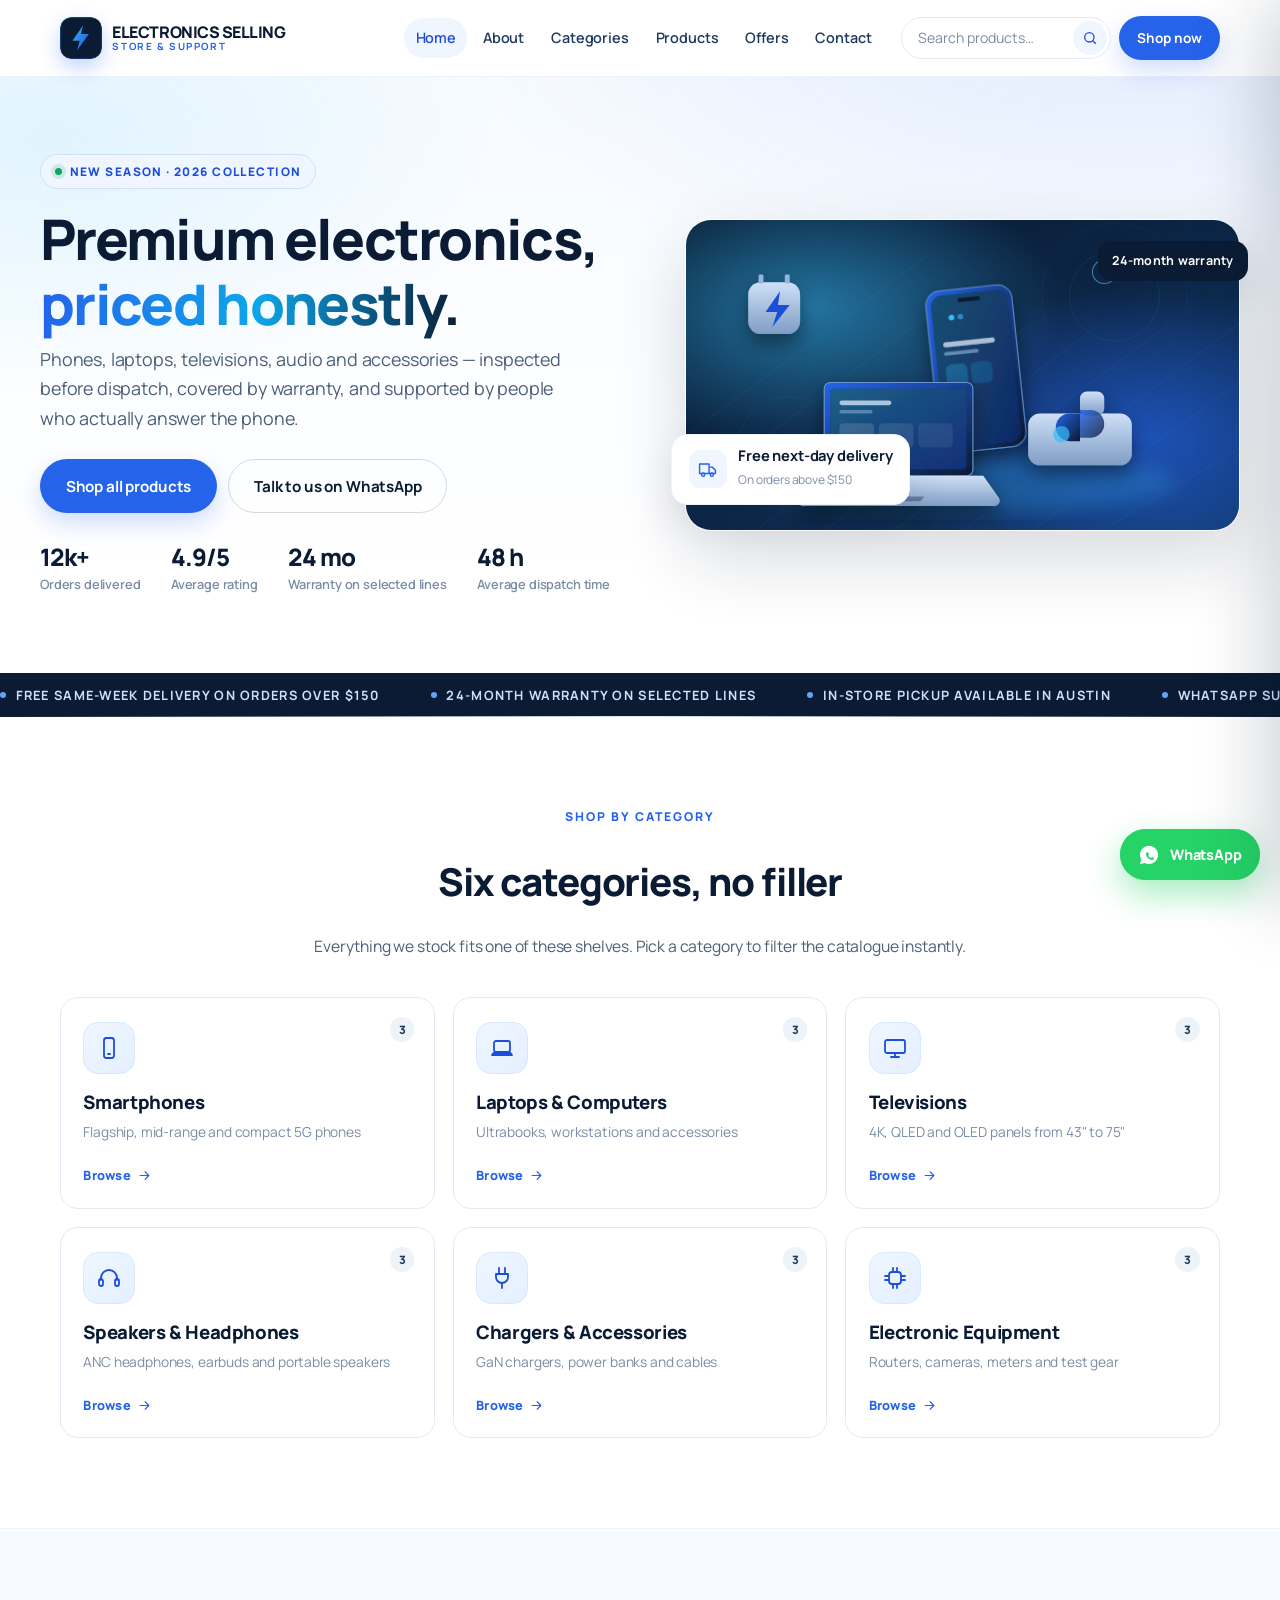
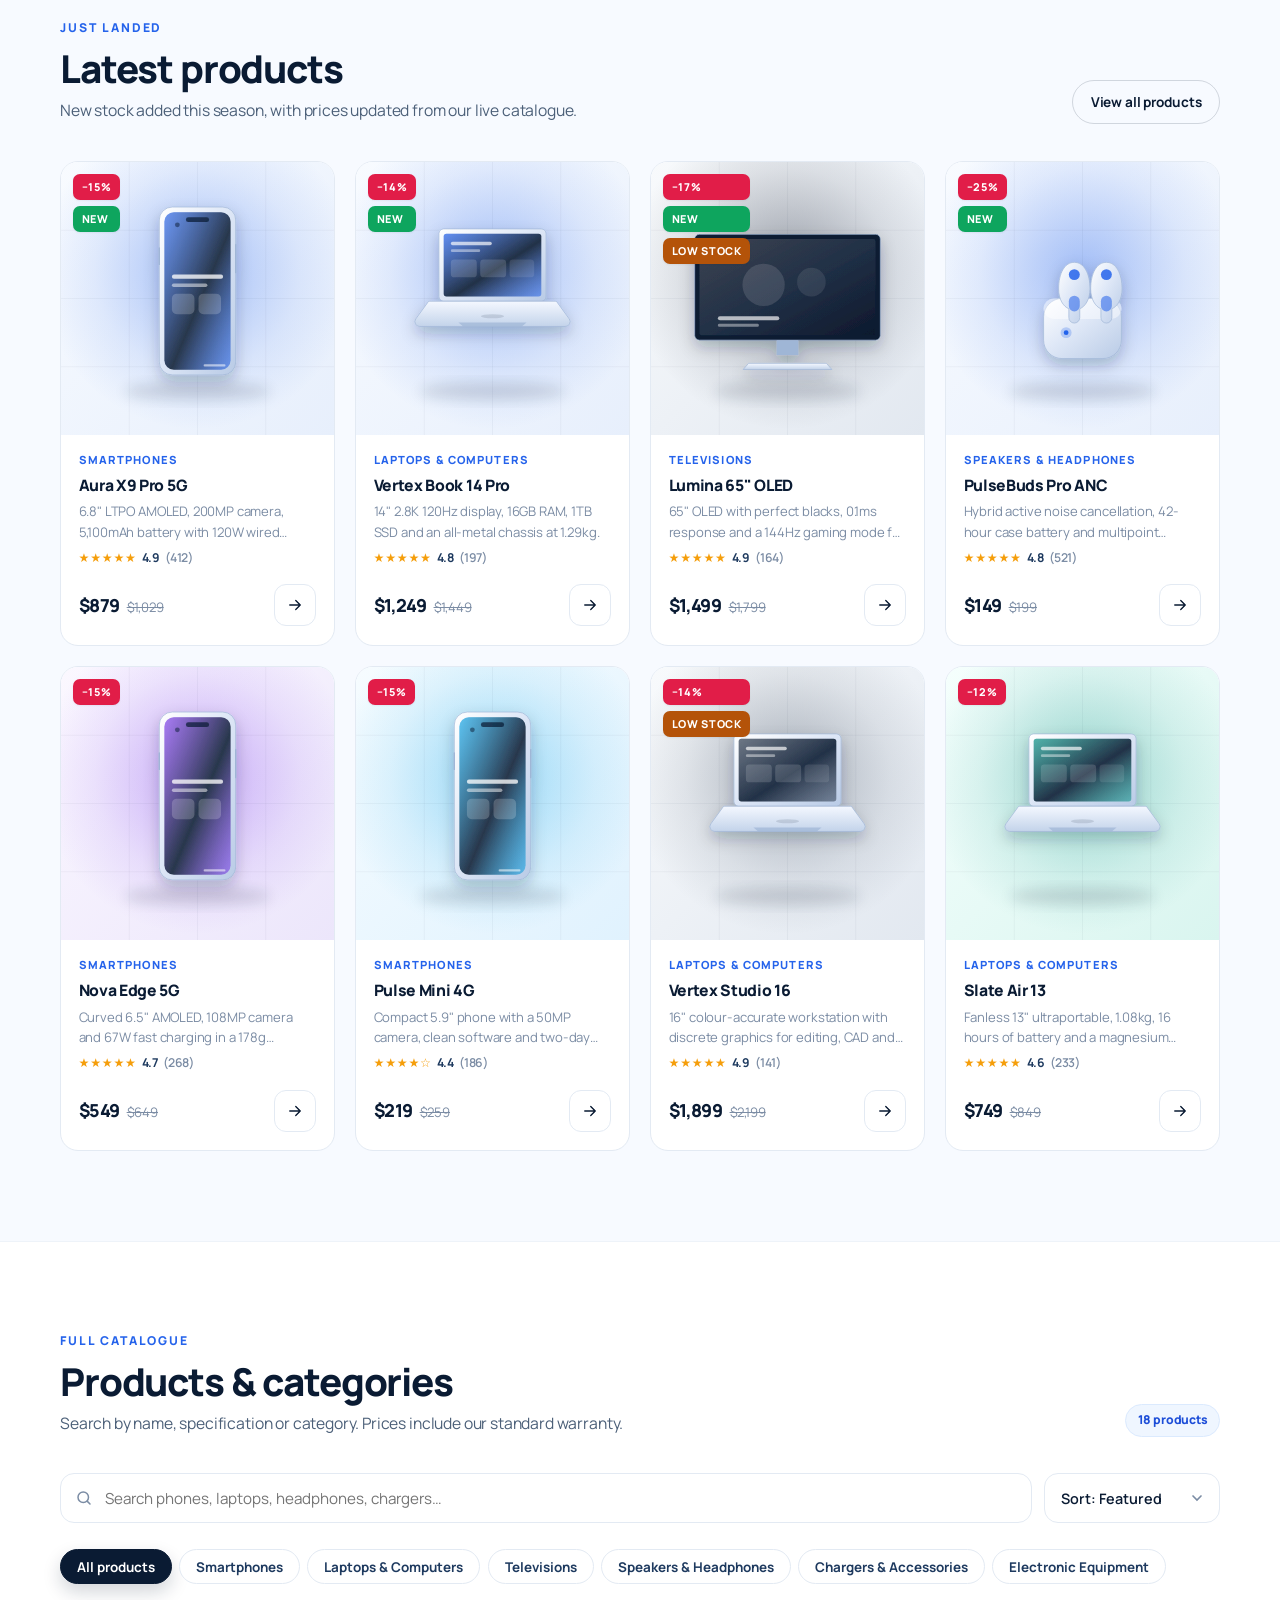
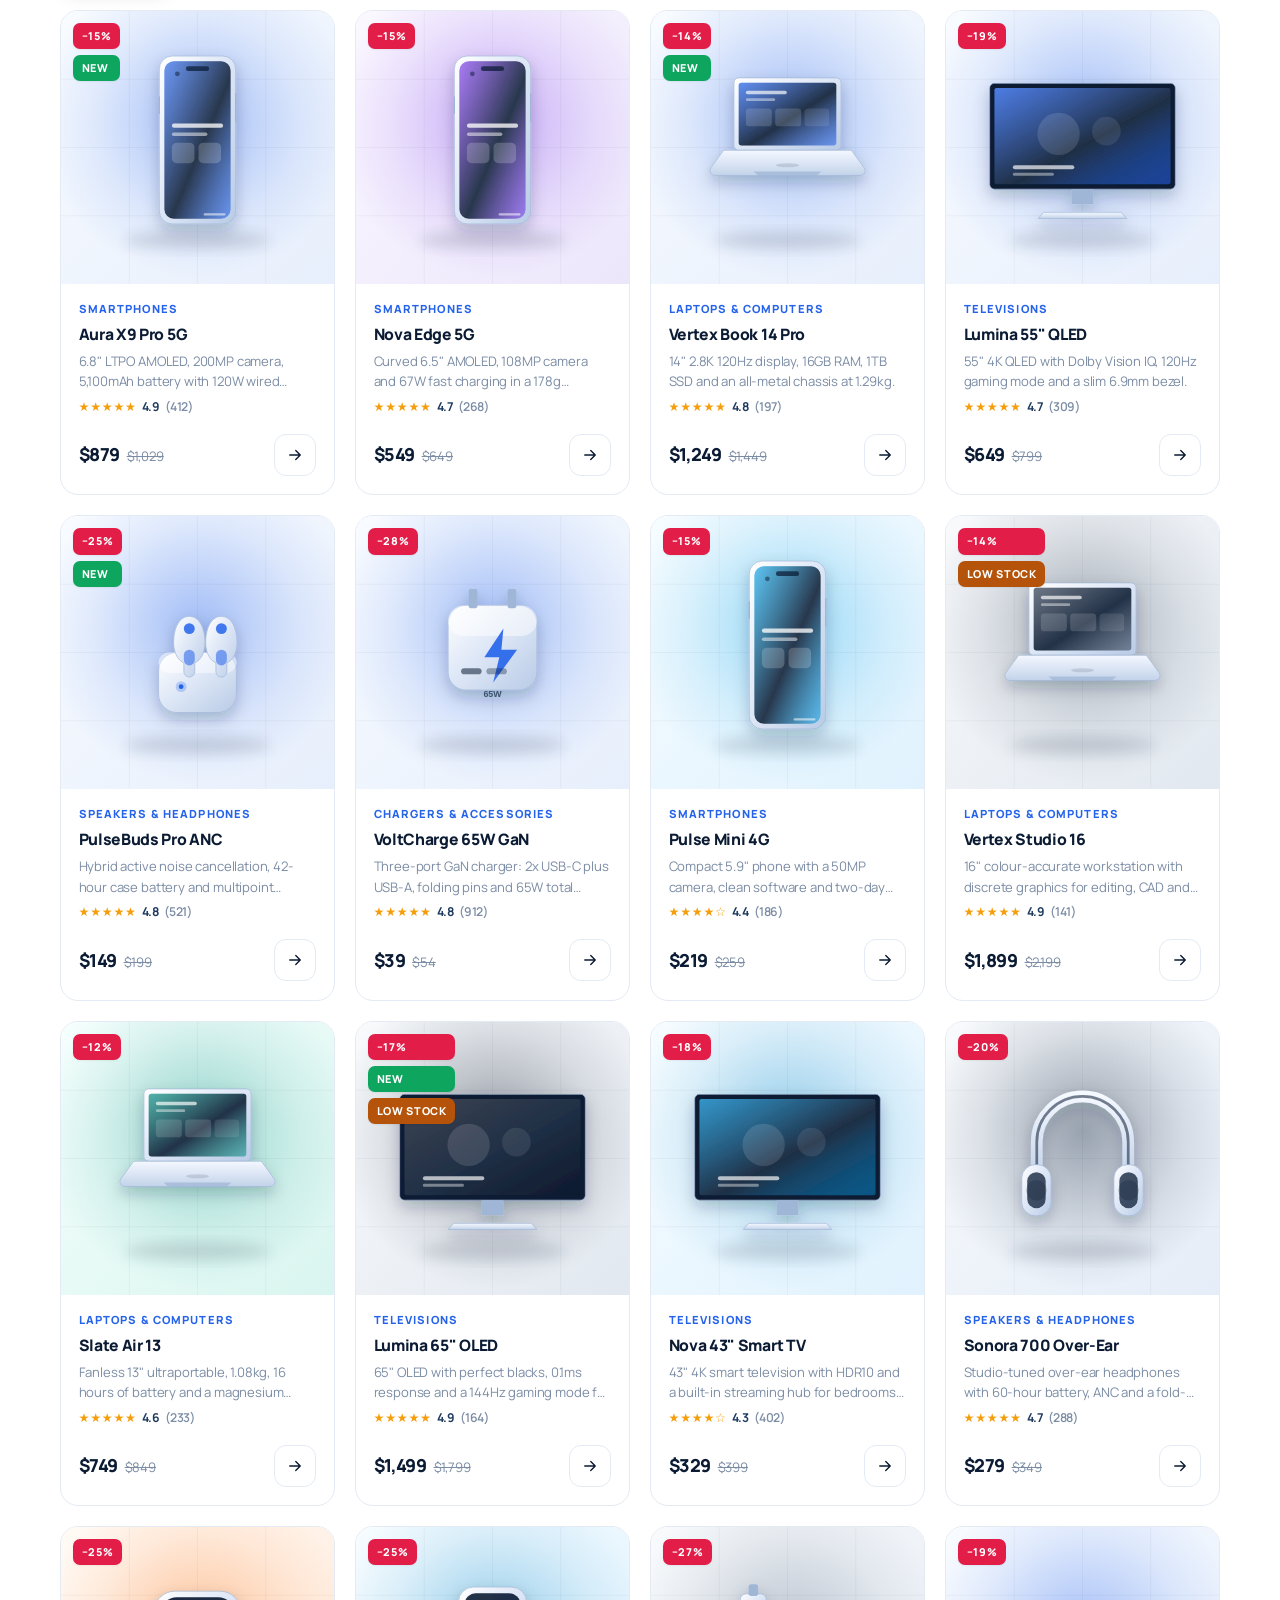
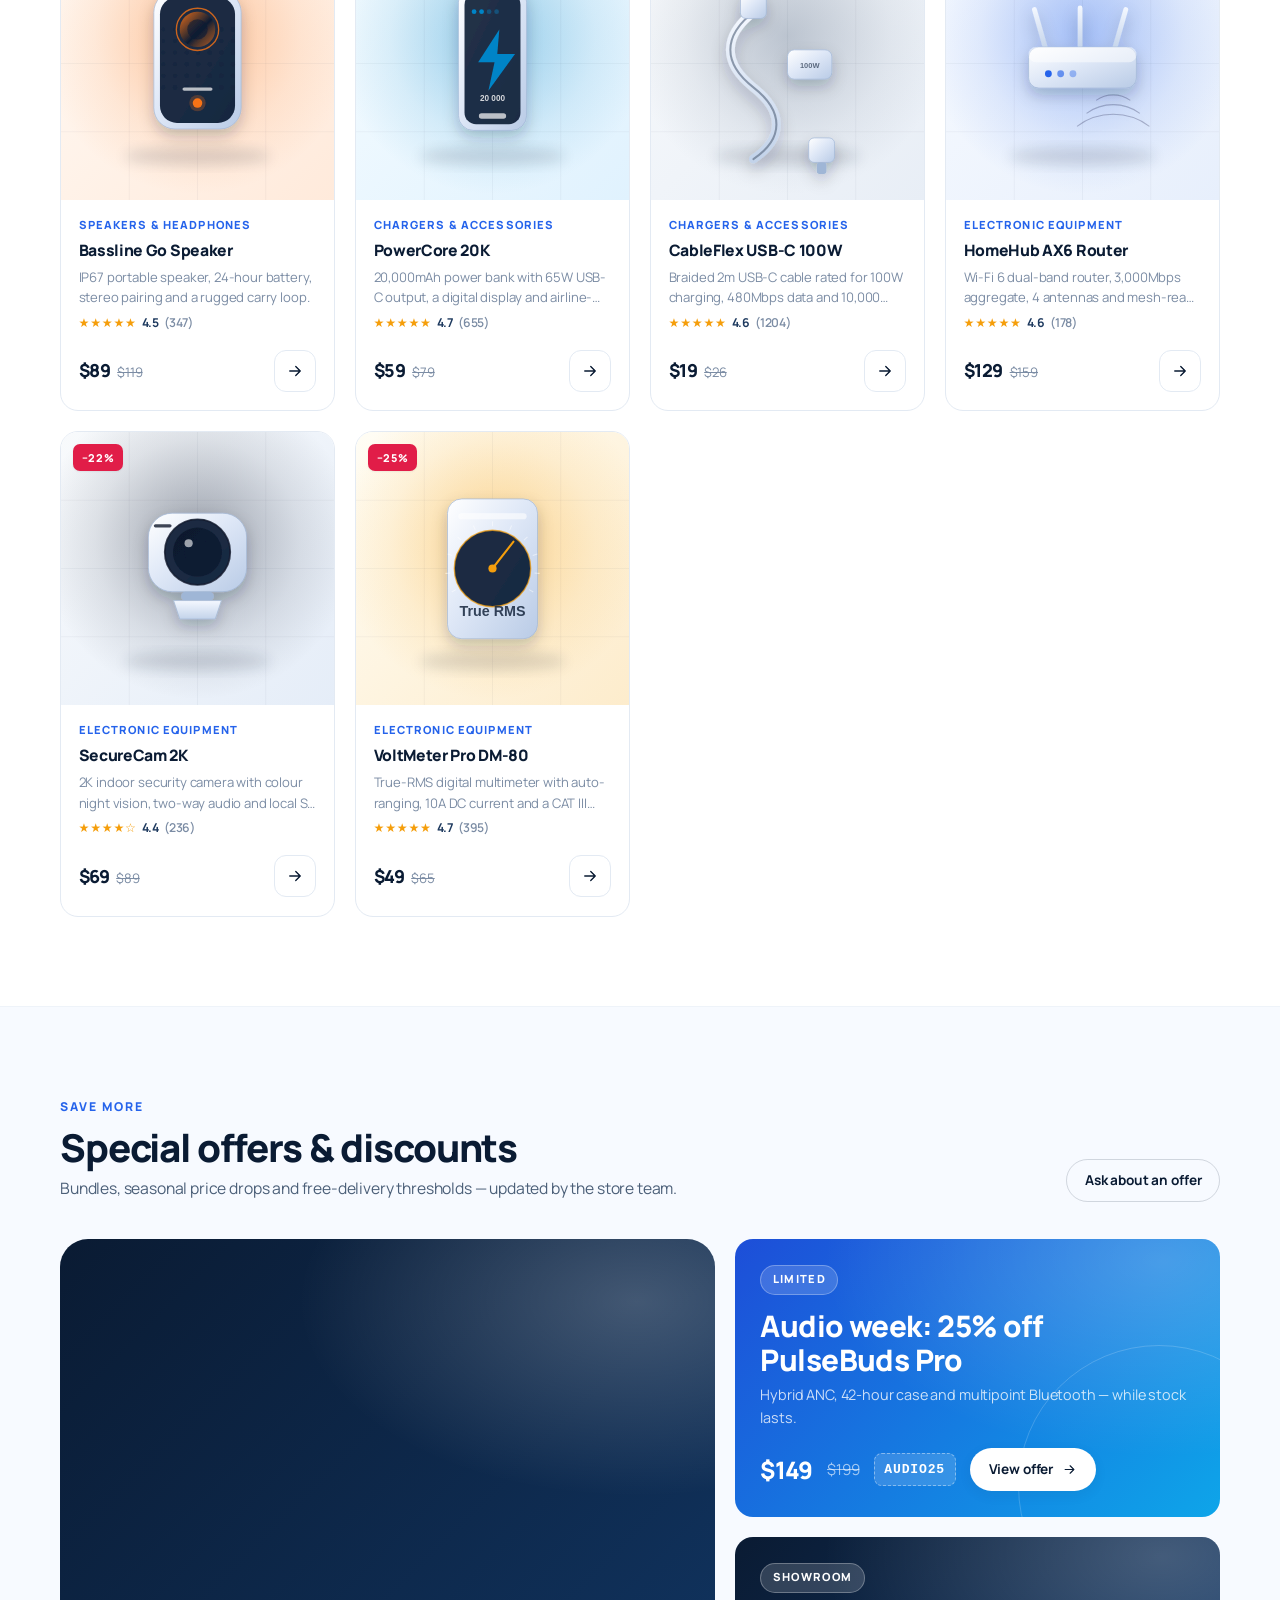
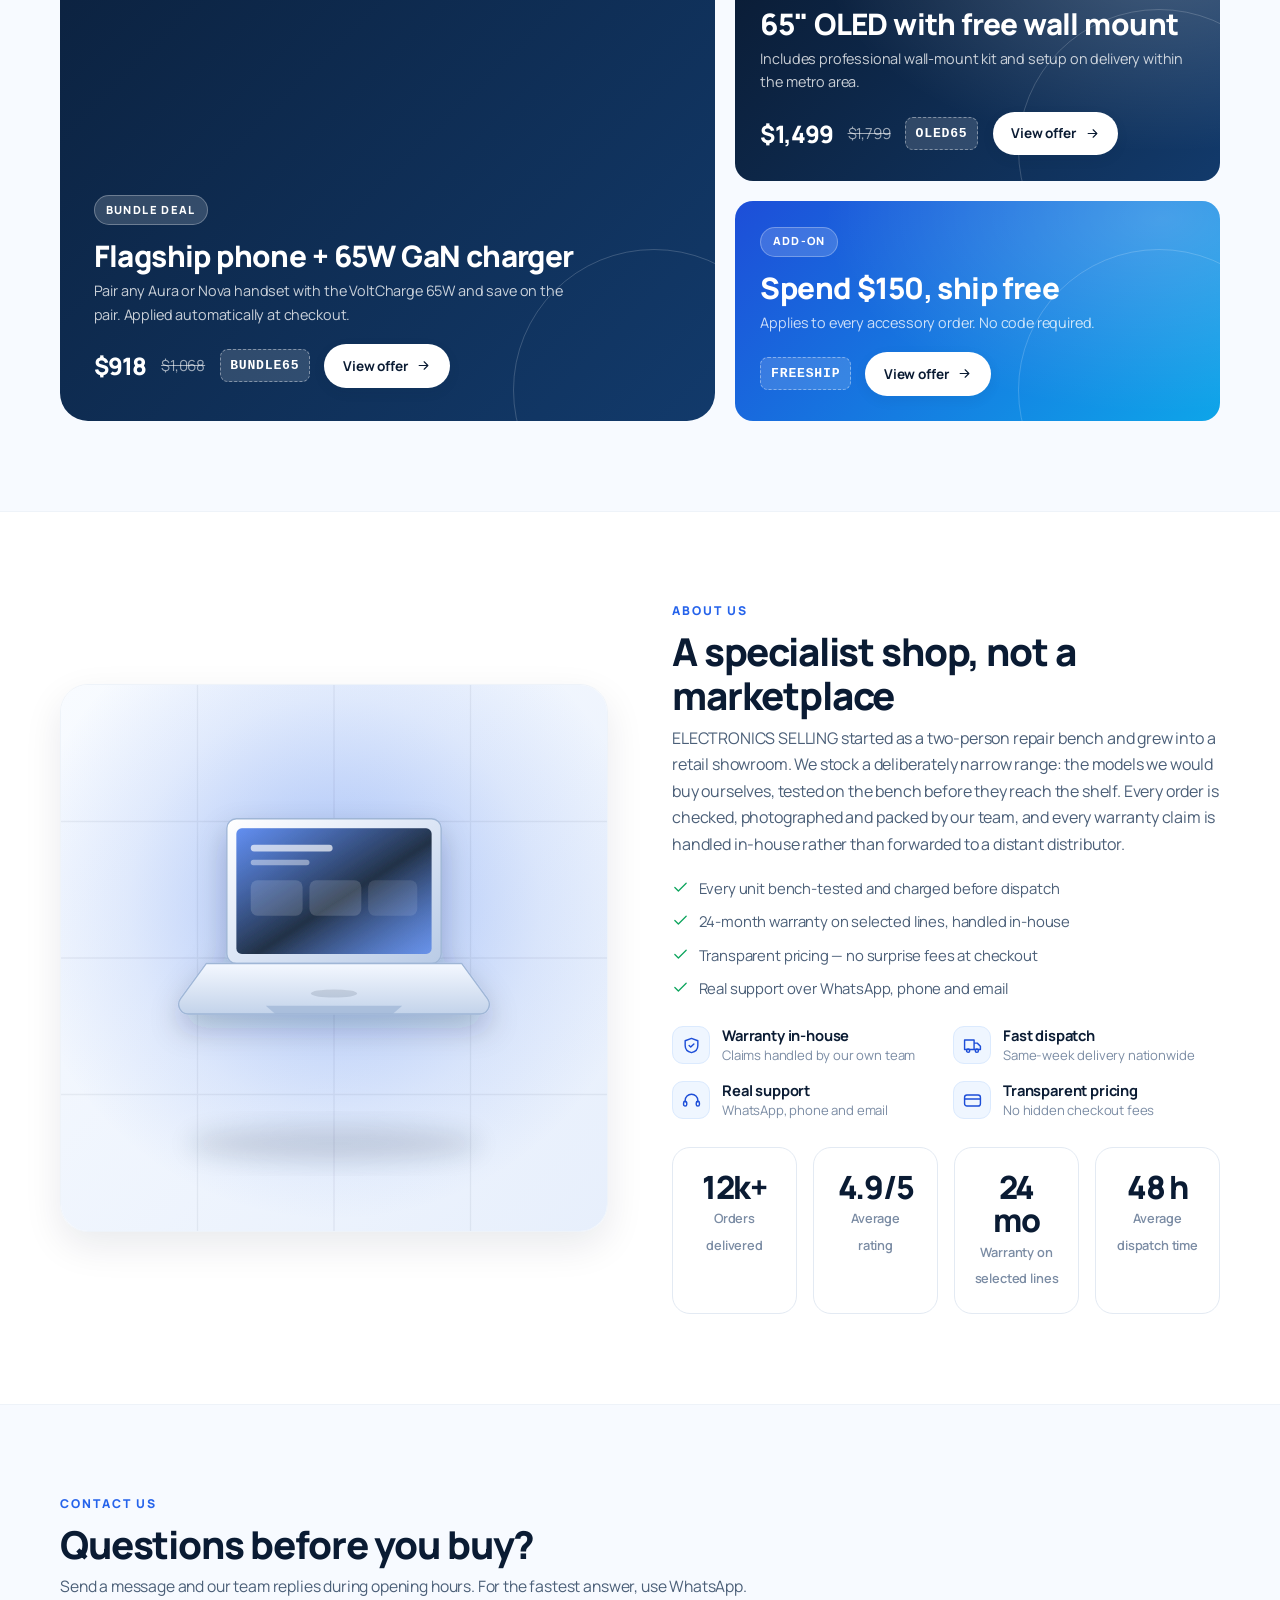
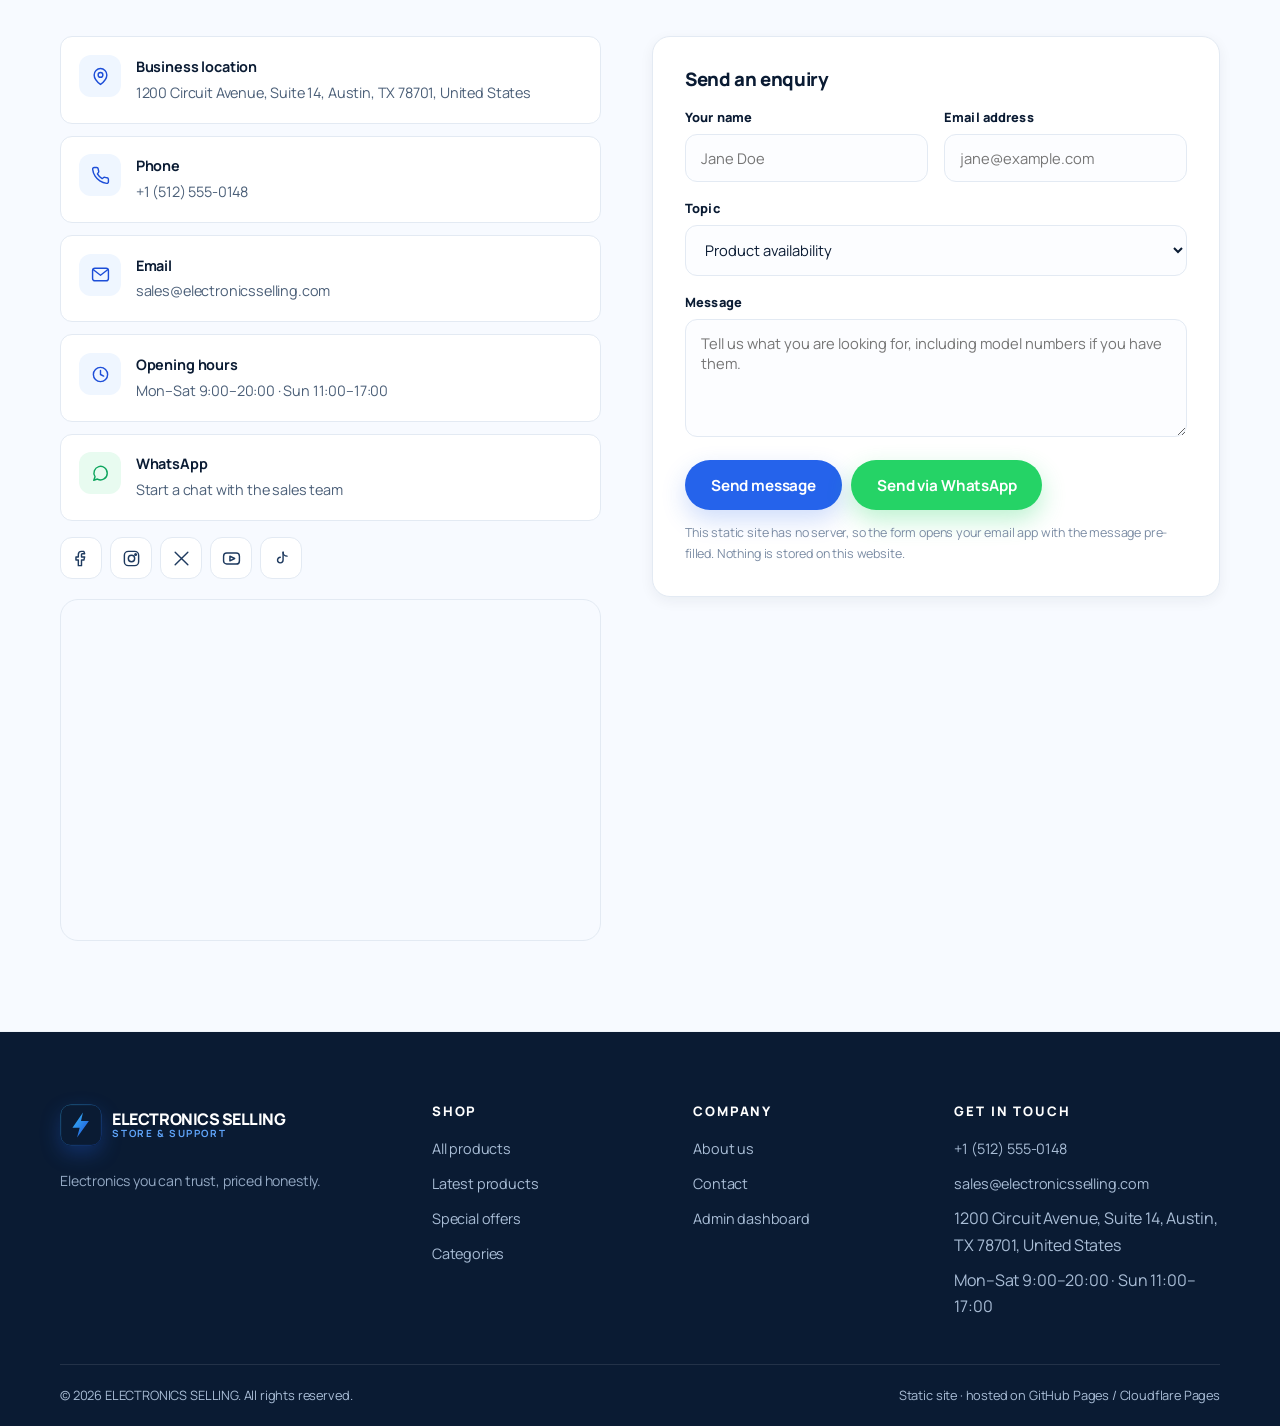
<file: index.html>
<!DOCTYPE html>
<html lang="en">
<head>
<meta charset="utf-8">
<meta name="viewport" content="width=device-width, initial-scale=1">
<title>ELECTRONICS SELLING — Premium Electronics Store</title>
<meta name="description" content="ELECTRONICS SELLING — smartphones, laptops, televisions, audio, chargers and electronic equipment. Bench-tested, warranty-backed, delivered fast.">
<meta name="theme-color" content="#0a1b33">
<link rel="icon" href="images/favicon.svg" type="image/svg+xml">
<link rel="canonical" href="./index.html">
<meta property="og:title" content="ELECTRONICS SELLING — Premium Electronics Store">
<meta property="og:description" content="Smartphones, laptops, televisions, audio and accessories — inspected before dispatch and covered by warranty.">
<meta property="og:type" content="website">
<meta property="og:image" content="images/banners/hero.svg">
<link rel="preconnect" href="https://fonts.googleapis.com">
<link rel="preconnect" href="https://fonts.gstatic.com" crossorigin>
<link href="https://fonts.googleapis.com/css2?family=Manrope:wght@400;500;600;700;800&display=swap" rel="stylesheet">
<link rel="stylesheet" href="css/style.css">
</head>
<body>
<a class="skip-link" href="#main">Skip to content</a>

<header class="header">
  <div class="container header__bar">
    <a class="brand" href="index.html" aria-label="ELECTRONICS SELLING home">
      <img class="brand__mark" src="images/logo.svg" alt="" width="42" height="42">
      <span class="brand__text">
        <span class="brand__name">ELECTRONICS SELLING</span>
        <span class="brand__sub">Store &amp; Support</span>
      </span>
    </a>

    <nav class="nav" aria-label="Main navigation">
      <ul class="nav__list">
        <li><a class="nav__link is-active" href="index.html">Home</a></li>
        <li><a class="nav__link" href="#about">About</a></li>
        <li><a class="nav__link" href="#categories">Categories</a></li>
        <li><a class="nav__link" href="#products">Products</a></li>
        <li><a class="nav__link" href="#offers">Offers</a></li>
        <li><a class="nav__link" href="#contact">Contact</a></li>
      </ul>
    </nav>

    <div class="header__actions">
      <form class="search-mini" data-mini-search role="search">
        <label class="sr-only" for="mini-q">Search products</label>
        <input id="mini-q" type="search" placeholder="Search products…" autocomplete="off">
        <button type="submit" aria-label="Search">
          <svg width="16" height="16" viewBox="0 0 24 24" fill="none" stroke="currentColor" stroke-width="2" stroke-linecap="round"><circle cx="11" cy="11" r="7"/><path d="m20 20-3.5-3.5"/></svg>
        </button>
      </form>
      <a class="btn btn--sm" href="#products">Shop now</a>
      <button class="icon-btn burger" type="button" data-drawer-open aria-label="Open menu" aria-controls="drawer" aria-expanded="false">
        <svg width="20" height="20" viewBox="0 0 24 24" fill="none" stroke="currentColor" stroke-width="2" stroke-linecap="round"><path d="M3 6h18M3 12h18M3 18h18"/></svg>
      </button>
    </div>
  </div>
</header>

<div class="scrim" data-drawer-close hidden></div>
<aside class="drawer" id="drawer" aria-hidden="true" aria-label="Mobile menu">
  <div class="drawer__head">
    <span class="brand__name">Menu</span>
    <button class="icon-btn" type="button" data-drawer-close aria-label="Close menu">
      <svg width="18" height="18" viewBox="0 0 24 24" fill="none" stroke="currentColor" stroke-width="2" stroke-linecap="round"><path d="M6 6l12 12M18 6 6 18"/></svg>
    </button>
  </div>
  <nav class="drawer__list" aria-label="Mobile navigation">
    <a href="index.html">Home</a>
    <a href="#about">About us</a>
    <a href="#categories">Categories</a>
    <a href="#products">All products</a>
    <a href="#latest">Latest products</a>
    <a href="#offers">Special offers</a>
    <a href="#contact">Contact us</a>
  </nav>
  <div class="drawer__foot">
    <a class="btn btn--wa btn--block" data-wa-link href="#" target="_blank" rel="noopener">WhatsApp enquiry</a>
    <a class="btn btn--ghost btn--block" href="#contact">Store details</a>
  </div>
</aside>

<main id="main">

  <!-- HERO -->
  <section class="hero">
    <div class="container hero__inner">
      <div class="hero__copy">
        <span class="kicker"><span class="dot"></span><span data-hero-kicker>New season</span></span>
        <h1 data-hero-title>Premium electronics, <span class="grad">priced honestly.</span></h1>
        <p class="hero__lead" data-hero-lead>Phones, laptops, televisions, audio and accessories — inspected before dispatch, covered by warranty, and supported by people who answer the phone.</p>
        <div class="hero__cta">
          <a class="btn" href="#products" data-hero-primary>Shop all products</a>
          <a class="btn btn--ghost" href="#" data-hero-secondary data-wa-link target="_blank" rel="noopener">Talk to us on WhatsApp</a>
        </div>
        <div class="hero__stats" data-stats></div>
      </div>
      <div class="hero__art">
        <img data-hero-img src="images/banners/hero.svg" alt="Featured electronics collection" width="1600" height="900" fetchpriority="high">
        <div class="hero__badge" data-hero-badge></div>
        <div class="hero__tag" data-hero-tag></div>
      </div>
    </div>
    <div class="strip" aria-hidden="true">
      <div class="strip__track" data-strip></div>
    </div>
  </section>

  <!-- CATEGORIES -->
  <section class="section" id="categories">
    <div class="container">
      <div class="section__head section__head--center">
        <span class="section__eyebrow">Shop by category</span>
        <h2 class="section__title">Six categories, no filler</h2>
        <p class="section__desc">Everything we stock fits one of these shelves. Pick a category to filter the catalogue instantly.</p>
      </div>
      <div class="cat-grid" data-categories></div>
    </div>
  </section>

  <!-- LATEST PRODUCTS -->
  <section class="section section--tint" id="latest">
    <div class="container">
      <div class="section__head">
        <div>
          <span class="section__eyebrow">Just landed</span>
          <h2 class="section__title">Latest products</h2>
          <p class="section__desc">New stock added this season, with prices updated from our live catalogue.</p>
        </div>
        <a class="btn btn--ghost btn--sm" href="#products">View all products</a>
      </div>
      <div class="products" data-latest></div>
    </div>
  </section>

  <!-- PRODUCTS + SEARCH -->
  <section class="section" id="products">
    <div class="container">
      <div class="section__head">
        <div>
          <span class="section__eyebrow">Full catalogue</span>
          <h2 class="section__title">Products &amp; categories</h2>
          <p class="section__desc">Search by name, specification or category. Prices include our standard warranty.</p>
        </div>
        <span class="pill" data-result-count>0 products</span>
      </div>

      <div class="toolbar" role="search">
        <div class="toolbar__search">
          <span class="mag" aria-hidden="true">
            <svg width="18" height="18" viewBox="0 0 24 24" fill="none" stroke="currentColor" stroke-width="2" stroke-linecap="round"><circle cx="11" cy="11" r="7"/><path d="m20 20-3.5-3.5"/></svg>
          </span>
          <label class="sr-only" for="q">Search products</label>
          <input id="q" type="search" placeholder="Search phones, laptops, headphones, chargers…" autocomplete="off" data-search-input>
          <button class="clr" type="button" aria-label="Clear search">
            <svg width="15" height="15" viewBox="0 0 24 24" fill="none" stroke="currentColor" stroke-width="2.4" stroke-linecap="round"><path d="M6 6l12 12M18 6 6 18"/></svg>
          </button>
        </div>
        <label class="sr-only" for="sort">Sort products</label>
        <select class="select" id="sort" data-sort>
          <option value="featured">Sort: Featured</option>
          <option value="price-asc">Price: low to high</option>
          <option value="price-desc">Price: high to low</option>
          <option value="rating">Best rated</option>
        </select>
      </div>

      <div class="chips" data-chips></div>
      <div class="products" data-grid></div>
    </div>
  </section>

  <!-- OFFERS -->
  <section class="section section--tint" id="offers">
    <div class="container">
      <div class="section__head">
        <div>
          <span class="section__eyebrow">Save more</span>
          <h2 class="section__title">Special offers &amp; discounts</h2>
          <p class="section__desc">Bundles, seasonal price drops and free-delivery thresholds — updated by the store team.</p>
        </div>
        <a class="btn btn--ghost btn--sm" href="#" data-wa-link target="_blank" rel="noopener">Ask about an offer</a>
      </div>
      <div class="offers" data-offers></div>
    </div>
  </section>

  <!-- VIDEO POSTS -->
  <section class="section section--tint" id="videos" data-video-section style="display:none">
    <div class="container"><div class="section__head"><div><span class="section__eyebrow">Watch</span><h2 class="section__title">Latest videos</h2><p class="section__desc">Product demonstrations, reviews and updates.</p></div></div><div data-video-posts class="offers"></div></div>
  </section>

  <!-- ABOUT -->
  <section class="section" id="about">
    <div class="container split">
      <div class="about__art reveal">
        <img src="images/products/vertex-book-14.svg" alt="Laptop from the ELECTRONICS SELLING showroom" width="800" height="800" loading="lazy">
      </div>
      <div>
        <span class="section__eyebrow">About us</span>
        <h2 class="section__title" data-about-heading>A specialist shop, not a marketplace</h2>
        <p data-about-body></p>
        <ul class="about__list" data-about-list></ul>
        <div class="about__grid">
          <div class="about__item">
            <span class="ic"><svg width="19" height="19" viewBox="0 0 24 24" fill="none" stroke="currentColor" stroke-width="1.8" stroke-linecap="round" stroke-linejoin="round"><path d="M12 3l8 3v6c0 5-3.5 8-8 9-4.5-1-8-4-8-9V6z"/><path d="m9 12 2 2 4-4"/></svg></span>
            <span><b>Warranty in-house</b><span>Claims handled by our own team</span></span>
          </div>
          <div class="about__item">
            <span class="ic"><svg width="19" height="19" viewBox="0 0 24 24" fill="none" stroke="currentColor" stroke-width="1.8" stroke-linecap="round" stroke-linejoin="round"><path d="M14 17V5H2v12h12zM14 9h4l4 4v4h-8"/><circle cx="6.5" cy="18.5" r="2"/><circle cx="17.5" cy="18.5" r="2"/></svg></span>
            <span><b>Fast dispatch</b><span>Same-week delivery nationwide</span></span>
          </div>
          <div class="about__item">
            <span class="ic"><svg width="19" height="19" viewBox="0 0 24 24" fill="none" stroke="currentColor" stroke-width="1.8" stroke-linecap="round" stroke-linejoin="round"><path d="M4 14v-2a8 8 0 0 1 16 0v2"/><rect x="2" y="13" width="4" height="6" rx="2"/><rect x="18" y="13" width="4" height="6" rx="2"/></svg></span>
            <span><b>Real support</b><span>WhatsApp, phone and email</span></span>
          </div>
          <div class="about__item">
            <span class="ic"><svg width="19" height="19" viewBox="0 0 24 24" fill="none" stroke="currentColor" stroke-width="1.8" stroke-linecap="round" stroke-linejoin="round"><rect x="2" y="5" width="20" height="14" rx="3"/><path d="M2 10h20"/></svg></span>
            <span><b>Transparent pricing</b><span>No hidden checkout fees</span></span>
          </div>
        </div>
        <div class="stats" style="margin-top:1.6rem" data-stat-grid></div>
      </div>
    </div>
  </section>

  <!-- CONTACT -->
  <section class="section section--tint" id="contact">
    <div class="container">
      <div class="section__head">
        <div>
          <span class="section__eyebrow">Contact us</span>
          <h2 class="section__title">Questions before you buy?</h2>
          <p class="section__desc">Send a message and our team replies during opening hours. For the fastest answer, use WhatsApp.</p>
        </div>
      </div>

      <div class="contact">
        <div>
          <div class="contact__cards">
            <div class="contact__card">
              <span class="ic"><svg width="19" height="19" viewBox="0 0 24 24" fill="none" stroke="currentColor" stroke-width="1.8" stroke-linecap="round" stroke-linejoin="round"><path d="M20 10c0 6-8 12-8 12s-8-6-8-12a8 8 0 0 1 16 0z"/><circle cx="12" cy="10" r="3"/></svg></span>
              <div><b>Business location</b><span data-biz-address></span></div>
            </div>
            <div class="contact__card">
              <span class="ic"><svg width="19" height="19" viewBox="0 0 24 24" fill="none" stroke="currentColor" stroke-width="1.8" stroke-linecap="round" stroke-linejoin="round"><path d="M22 16.9v3a2 2 0 0 1-2.2 2 19.8 19.8 0 0 1-8.6-3.1 19.5 19.5 0 0 1-6-6A19.8 19.8 0 0 1 2.1 4.2 2 2 0 0 1 4.1 2h3a2 2 0 0 1 2 1.7c.1.9.3 1.8.6 2.6a2 2 0 0 1-.5 2.1L8.1 9.9a16 16 0 0 0 6 6l1.5-1.1a2 2 0 0 1 2.1-.5c.8.3 1.7.5 2.6.6a2 2 0 0 1 1.7 2z"/></svg></span>
              <div><b>Phone</b><a data-biz-phone-link href="#"><span data-biz-phone></span></a></div>
            </div>
            <div class="contact__card">
              <span class="ic"><svg width="19" height="19" viewBox="0 0 24 24" fill="none" stroke="currentColor" stroke-width="1.8" stroke-linecap="round" stroke-linejoin="round"><rect x="2" y="4" width="20" height="16" rx="3"/><path d="m3 6 9 7 9-7"/></svg></span>
              <div><b>Email</b><a data-biz-email-link href="#"><span data-biz-email></span></a></div>
            </div>
            <div class="contact__card">
              <span class="ic"><svg width="19" height="19" viewBox="0 0 24 24" fill="none" stroke="currentColor" stroke-width="1.8" stroke-linecap="round" stroke-linejoin="round"><circle cx="12" cy="12" r="9"/><path d="M12 7v5l4 2"/></svg></span>
              <div><b>Opening hours</b><span data-biz-hours></span></div>
            </div>
            <div class="contact__card">
              <span class="ic" style="background:#e8fbf0;color:#0ea55e"><svg width="19" height="19" viewBox="0 0 24 24" fill="none" stroke="currentColor" stroke-width="1.8" stroke-linecap="round" stroke-linejoin="round"><path d="M20.5 11.6a8.4 8.4 0 0 1-12.4 7.4L3.5 20.5l1.6-4.5A8.4 8.4 0 1 1 20.5 11.6z"/></svg></span>
              <div><b>WhatsApp</b><a data-wa-link href="#" target="_blank" rel="noopener">Start a chat with the sales team</a></div>
            </div>
          </div>
          <div class="socials" data-socials aria-label="Social media"></div>
          <div class="map">
            <iframe data-map title="Business location map" src="about:blank" referrerpolicy="no-referrer-when-downgrade"></iframe>
          </div>
        </div>

        <form class="form" data-contact-form novalidate>
          <h3 style="margin-bottom:1rem">Send an enquiry</h3>
          <div class="field-row">
            <div class="field">
              <label for="c-name">Your name</label>
              <input id="c-name" name="name" type="text" placeholder="Jane Doe" required autocomplete="name">
            </div>
            <div class="field">
              <label for="c-email">Email address</label>
              <input id="c-email" name="email" type="email" placeholder="jane@example.com" required autocomplete="email">
            </div>
          </div>
          <div class="field">
            <label for="c-topic">Topic</label>
            <select id="c-topic" name="topic">
              <option>Product availability</option>
              <option>Price and bundles</option>
              <option>Warranty or repair</option>
              <option>Bulk / business order</option>
              <option>Something else</option>
            </select>
          </div>
          <div class="field">
            <label for="c-msg">Message</label>
            <textarea id="c-msg" name="message" placeholder="Tell us what you are looking for, including model numbers if you have them." required></textarea>
          </div>
          <div style="display:flex;gap:.6rem;flex-wrap:wrap">
            <button class="btn" type="submit">Send message</button>
            <button class="btn btn--wa" type="button" data-form-wa>Send via WhatsApp</button>
          </div>
          <p class="form__note">This static site has no server, so the form opens your email app with the message pre-filled. Nothing is stored on this website.</p>
          <div class="form__msg" data-form-msg role="status" aria-live="polite"></div>
        </form>
      </div>
    </div>
  </section>
</main>

<footer class="footer">
  <div class="container">
    <div class="footer__grid">
      <div class="footer__brand">
        <a class="brand" href="index.html">
          <img class="brand__mark" src="images/logo.svg" alt="" width="42" height="42">
          <span class="brand__text">
            <span class="brand__name">ELECTRONICS SELLING</span>
            <span class="brand__sub">Store &amp; Support</span>
          </span>
        </a>
        <p data-biz-tagline>Electronics you can trust, priced honestly.</p>
        <div class="socials" data-socials aria-label="Social media"></div>
      </div>
      <div>
        <h4>Shop</h4>
        <ul class="footer__list">
          <li><a href="#products">All products</a></li>
          <li><a href="#latest">Latest products</a></li>
          <li><a href="#offers">Special offers</a></li>
          <li><a href="#categories">Categories</a></li>
        </ul>
      </div>
      <div>
        <h4>Company</h4>
        <ul class="footer__list">
          <li><a href="#about">About us</a></li>
          <li><a href="#contact">Contact</a></li>
          <li><a href="admin/index.html" rel="nofollow">Admin dashboard</a></li>
        </ul>
      </div>
      <div>
        <h4>Get in touch</h4>
        <ul class="footer__list">
          <li><a data-biz-phone-link href="#"><span data-biz-phone></span></a></li>
          <li><a data-biz-email-link href="#"><span data-biz-email></span></a></li>
          <li><span data-biz-address></span></li>
          <li><span data-biz-hours></span></li>
        </ul>
      </div>
    </div>
    <div class="footer__bottom">
      <p>© <span data-year>2026</span> ELECTRONICS SELLING. All rights reserved.</p>
      <p>Static site · hosted on GitHub Pages / Cloudflare Pages</p>
    </div>
  </div>
</footer>

<a class="wa-float" data-wa-link href="#" target="_blank" rel="noopener" aria-label="Chat on WhatsApp">
  <svg width="22" height="22" viewBox="0 0 24 24" fill="currentColor" aria-hidden="true"><path d="M12.04 2C6.6 2 2.2 6.4 2.2 11.84c0 1.74.46 3.44 1.32 4.94L2 22l5.36-1.4a9.86 9.86 0 0 0 4.68 1.2h.01c5.43 0 9.84-4.4 9.84-9.84S17.47 2 12.04 2zm5.75 13.9c-.24.68-1.42 1.32-1.96 1.38-.54.06-1.04.1-1.8-.14-.76-.24-2.56-1-4.06-2.98-1.24-1.62-1.32-2.92-1.28-3.44.04-.52.4-1.2.66-1.44.24-.24.5-.32.7-.32h.5c.16 0 .38-.06.58.44.2.5.7 1.72.76 1.84.06.12.1.26.02.42-.08.16-.28.42-.44.6-.16.18-.3.3-.2.5.1.2.5.9 1.1 1.46.76.7 1.36.94 1.56 1.04.2.1.32.08.44-.04.12-.12.52-.6.66-.8.14-.2.28-.16.48-.1.2.06 1.3.62 1.52.74.22.12.36.18.42.28.06.1.06.6-.18 1.28z"/></svg>
  <span>WhatsApp</span>
</a>

<p data-fatal hidden style="max-width:640px;margin:24px auto;padding:16px;border:1px solid #fecaca;background:#fef2f2;color:#b91c1c;border-radius:12px;text-align:center;font-size:14px"></p>

<script src="js/app.js"></script>
</body>
</html>
</file>
<file: css/style.css>
/* ============================================================
   ELECTRONICS SELLING — core stylesheet
   Palette: white / blue (#2563eb) / dark navy (#0a1b33)
   ============================================================ */

:root {
  --navy: #0a1b33;
  --navy-800: #0f2748;
  --navy-600: #1e3a5f;
  --blue: #2563eb;
  --blue-600: #1d4ed8;
  --blue-400: #60a5fa;
  --blue-100: #dbeafe;
  --blue-50: #eff6ff;
  --ink: #0a1b33;
  --body: #4b5f78;
  --muted: #7b8ca4;
  --line: #e3eaf3;
  --line-soft: #eef3f9;
  --white: #ffffff;
  --bg: #f7faff;
  --wa: #25d366;
  --ok: #0ea55e;
  --warn: #b45309;
  --radius: 18px;
  --radius-sm: 12px;
  --radius-lg: 28px;
  --shadow-xs: 0 1px 2px rgba(10, 27, 51, .06);
  --shadow-sm: 0 4px 14px rgba(10, 27, 51, .06);
  --shadow: 0 14px 38px rgba(10, 27, 51, .09);
  --shadow-lg: 0 28px 70px rgba(10, 27, 51, .16);
  --ring: 0 0 0 4px rgba(37, 99, 235, .16);
  --font: "Manrope", "Inter", system-ui, -apple-system, "Segoe UI", Roboto, "Helvetica Neue", Arial, sans-serif;
  --container: 1200px;
  --header-h: 76px;
  --ease: cubic-bezier(.22, .8, .22, 1);
}

* { box-sizing: border-box; }

html { scroll-behavior: smooth; -webkit-text-size-adjust: 100%; }

body {
  margin: 0;
  font-family: var(--font);
  color: var(--body);
  background: var(--white);
  font-size: 16px;
  line-height: 1.65;
  letter-spacing: -0.01em;
  -webkit-font-smoothing: antialiased;
}

img, svg { max-width: 100%; display: block; }

h1, h2, h3, h4 {
  color: var(--ink);
  font-weight: 800;
  line-height: 1.15;
  letter-spacing: -0.03em;
  margin: 0 0 .5em;
}

h1 { font-size: clamp(2.1rem, 5vw, 3.5rem); }
h2 { font-size: clamp(1.6rem, 3.2vw, 2.4rem); }
h3 { font-size: 1.16rem; letter-spacing: -0.02em; }
p { margin: 0 0 1rem; }
a { color: var(--blue); text-decoration: none; }
a:hover { color: var(--blue-600); }
ul { margin: 0; padding: 0; list-style: none; }
button { font-family: inherit; }
:focus-visible { outline: 3px solid var(--blue); outline-offset: 3px; }

.container { width: 100%; max-width: var(--container); margin-inline: auto; padding-inline: 20px; }
.sr-only {
  position: absolute; width: 1px; height: 1px; padding: 0; margin: -1px;
  overflow: hidden; clip: rect(0 0 0 0); white-space: nowrap; border: 0;
}
.skip-link {
  position: absolute; left: 16px; top: -60px; z-index: 200; background: var(--navy);
  color: #fff; padding: 10px 18px; border-radius: 0 0 12px 12px; transition: top .2s;
}
.skip-link:focus { top: 0; color: #fff; }

/* ---------- buttons ---------- */
.btn {
  --btn-bg: var(--blue);
  --btn-fg: #fff;
  display: inline-flex; align-items: center; justify-content: center; gap: .55rem;
  background: var(--btn-bg); color: var(--btn-fg);
  border: 1px solid transparent; border-radius: 999px;
  padding: .85rem 1.55rem; font-size: .95rem; font-weight: 700; letter-spacing: -.01em;
  cursor: pointer; text-align: center; white-space: nowrap;
  transition: transform .22s var(--ease), box-shadow .22s var(--ease), background .18s, color .18s, border-color .18s;
  box-shadow: 0 10px 24px rgba(37, 99, 235, .22);
}
.btn:hover { background: var(--blue-600); color: #fff; transform: translateY(-2px); box-shadow: 0 16px 34px rgba(37, 99, 235, .3); }
.btn:active { transform: translateY(0); }
.btn--ghost {
  --btn-bg: transparent; --btn-fg: var(--navy);
  border-color: rgba(10, 27, 51, .16); box-shadow: none;
}
.btn--ghost:hover { background: var(--navy); border-color: var(--navy); color: #fff; box-shadow: 0 12px 26px rgba(10, 27, 51, .2); }
.btn--light { --btn-bg: #fff; --btn-fg: var(--navy); box-shadow: var(--shadow-sm); }
.btn--light:hover { background: var(--blue-50); color: var(--navy); }
.btn--wa { --btn-bg: var(--wa); box-shadow: 0 10px 24px rgba(37, 211, 102, .3); }
.btn--wa:hover { background: #1eb455; }
.btn--sm { padding: .6rem 1.1rem; font-size: .85rem; }
.btn--block { width: 100%; }
.btn[disabled] { opacity: .55; cursor: not-allowed; transform: none; box-shadow: none; }

/* ---------- header ---------- */
.header {
  position: sticky; top: 0; z-index: 90;
  background: rgba(255, 255, 255, .88);
  backdrop-filter: saturate(180%) blur(16px);
  -webkit-backdrop-filter: saturate(180%) blur(16px);
  border-bottom: 1px solid var(--line-soft);
  transition: box-shadow .25s, background .25s;
}
.header.is-stuck { box-shadow: 0 10px 30px rgba(10, 27, 51, .07); }
.header__bar {
  display: flex; align-items: center; gap: 18px;
  height: var(--header-h);
}
.brand { display: inline-flex; align-items: center; gap: .65rem; color: var(--navy); flex: 0 0 auto; }
.brand:hover { color: var(--navy); }
.brand__mark {
  width: 42px; height: 42px; border-radius: 12px; flex: 0 0 auto;
  box-shadow: 0 8px 20px rgba(37, 99, 235, .28);
}
.brand__text { display: flex; flex-direction: column; line-height: 1.05; }
.brand__name { font-weight: 800; font-size: 1rem; letter-spacing: -.03em; color: var(--navy); }
.brand__sub { font-size: .62rem; font-weight: 700; letter-spacing: .16em; text-transform: uppercase; color: var(--blue); }

.nav { margin-left: auto; }
.nav__list { display: flex; align-items: center; gap: 4px; }
.nav__link {
  display: inline-block; padding: .5rem .72rem; border-radius: 999px;
  font-size: .9rem; font-weight: 600; color: var(--navy-600);
  transition: background .18s, color .18s;
}
.nav__link:hover, .nav__link.is-active { background: var(--blue-50); color: var(--blue-600); }

.header__actions { display: flex; align-items: center; gap: .5rem; flex: 0 0 auto; }
.icon-btn {
  width: 42px; height: 42px; display: grid; place-items: center;
  border: 1px solid var(--line); border-radius: 12px; background: #fff;
  color: var(--navy); cursor: pointer; transition: all .18s;
}
.icon-btn:hover { border-color: var(--blue-400); color: var(--blue); background: var(--blue-50); }
.burger { display: none; }

.search-mini { position: relative; display: flex; align-items: center; }
.search-mini input {
  width: 210px; height: 42px; border-radius: 999px; border: 1px solid var(--line);
  background: #fff; padding: 0 42px 0 16px; font-family: inherit; font-size: .88rem; color: var(--ink);
  transition: width .28s var(--ease), border-color .18s, box-shadow .18s;
}
.search-mini input::placeholder { color: var(--muted); }
.search-mini input:focus { outline: none; width: 250px; border-color: var(--blue-400); box-shadow: var(--ring); }
.search-mini button {
  position: absolute; right: 4px; width: 34px; height: 34px; border-radius: 999px;
  border: 0; background: var(--blue-50); color: var(--blue-600); display: grid; place-items: center; cursor: pointer;
}
.search-mini button:hover { background: var(--blue); color: #fff; }

/* mobile drawer */
.drawer {
  position: fixed; inset: 0 0 0 auto; width: min(86vw, 340px); z-index: 120;
  background: #fff; box-shadow: -30px 0 70px rgba(10, 27, 51, .2);
  transform: translateX(105%); transition: transform .32s var(--ease);
  display: flex; flex-direction: column; padding: 22px;
}
.drawer.is-open { transform: translateX(0); }
.drawer__head { display: flex; align-items: center; justify-content: space-between; margin-bottom: 18px; }
.drawer__list { display: flex; flex-direction: column; gap: 2px; }
.drawer__list a {
  display: block; padding: .8rem .9rem; border-radius: 12px; color: var(--navy);
  font-weight: 600; font-size: 1rem;
}
.drawer__list a:hover { background: var(--blue-50); color: var(--blue-600); }
.drawer__foot { margin-top: auto; display: grid; gap: .6rem; padding-top: 18px; border-top: 1px solid var(--line); }
.scrim {
  position: fixed; inset: 0; background: rgba(10, 27, 51, .45); z-index: 110;
  opacity: 0; pointer-events: none; transition: opacity .3s;
  backdrop-filter: blur(2px);
}
.scrim.is-open { opacity: 1; pointer-events: auto; }

/* ---------- hero ---------- */
.hero {
  position: relative; overflow: hidden;
  background:
    radial-gradient(1100px 520px at 88% -12%, rgba(37, 99, 235, .10), transparent 62%),
    radial-gradient(760px 420px at 4% 10%, rgba(56, 189, 248, .12), transparent 60%),
    linear-gradient(180deg, #f7fbff 0%, #ffffff 78%);
}
.hero::after {
  content: ""; position: absolute; inset: auto 0 0 0; height: 1px;
  background: linear-gradient(90deg, transparent, var(--line), transparent);
}
.hero__inner {
  display: grid; grid-template-columns: 1.03fr .97fr; align-items: center; gap: 56px;
  padding: clamp(38px, 6vw, 78px) 0 clamp(46px, 6vw, 84px);
}
.kicker {
  display: inline-flex; align-items: center; gap: .5rem;
  background: var(--blue-50); color: var(--blue-600); border: 1px solid #cfe0ff;
  font-size: .74rem; font-weight: 800; letter-spacing: .12em; text-transform: uppercase;
  padding: .42rem .85rem; border-radius: 999px; margin-bottom: 1.15rem;
}
.kicker .dot { width: 7px; height: 7px; border-radius: 50%; background: var(--ok); box-shadow: 0 0 0 4px rgba(14, 165, 94, .16); }
.hero h1 { margin-bottom: .55rem; }
.hero h1 .grad {
  background: linear-gradient(96deg, var(--blue) 0%, #0ea5e9 52%, var(--navy) 100%);
  -webkit-background-clip: text; background-clip: text; color: transparent;
}
.hero__lead { font-size: clamp(1rem, 1.4vw, 1.12rem); max-width: 33rem; color: var(--body); }
.hero__cta { display: flex; flex-wrap: wrap; gap: .7rem; margin: 1.6rem 0 1.9rem; }
.hero__stats { display: flex; flex-wrap: wrap; gap: 1.9rem; }
.hero__stat strong { display: block; font-size: 1.5rem; color: var(--navy); font-weight: 800; letter-spacing: -.04em; line-height: 1.1; }
.hero__stat span { font-size: .8rem; color: var(--muted); font-weight: 600; }

.hero__art { position: relative; }
.hero__art img {
  width: 100%; height: auto; aspect-ratio: 16 / 9; object-fit: cover;
  border-radius: 26px; box-shadow: var(--shadow-lg);
  border: 1px solid rgba(255, 255, 255, .6);
}
.hero__badge {
  position: absolute; left: -14px; bottom: 26px;
  background: #fff; border-radius: 16px; padding: .8rem 1.05rem;
  box-shadow: var(--shadow); display: flex; align-items: center; gap: .7rem;
  border: 1px solid var(--line-soft);
  animation: floaty 6s ease-in-out infinite;
}
.hero__badge .ic { width: 38px; height: 38px; border-radius: 11px; display: grid; place-items: center; background: var(--blue-50); color: var(--blue); }
.hero__badge b { display: block; color: var(--navy); font-size: .92rem; line-height: 1.2; }
.hero__badge small { color: var(--muted); font-size: .75rem; }
.hero__tag {
  position: absolute; right: -8px; top: 22px;
  background: var(--navy); color: #fff; border-radius: 14px; padding: .6rem .9rem;
  font-size: .78rem; font-weight: 700; letter-spacing: .02em; box-shadow: var(--shadow);
  animation: floaty 7s ease-in-out .8s infinite;
}
@keyframes floaty { 0%, 100% { transform: translateY(0); } 50% { transform: translateY(-9px); } }

/* marquee strip */
.strip { background: var(--navy); color: #cfe0ff; overflow: hidden; }
.strip__track { display: flex; gap: 3.2rem; padding: .72rem 0; width: max-content; animation: slide 34s linear infinite; }
.strip__track span { font-size: .8rem; font-weight: 700; letter-spacing: .1em; text-transform: uppercase; display: inline-flex; align-items: center; gap: .6rem; white-space: nowrap; }
.strip__track span::before { content: ""; width: 6px; height: 6px; border-radius: 50%; background: var(--blue-400); }
@keyframes slide { to { transform: translateX(-50%); } }

/* ---------- sections ---------- */
.section { padding: clamp(52px, 7vw, 92px) 0; }
.section--tint { background: var(--bg); border-block: 1px solid var(--line-soft); }
.section__head {
  display: flex; align-items: flex-end; justify-content: space-between; gap: 1.5rem;
  margin-bottom: 2.3rem; flex-wrap: wrap;
}
.section__head--center { flex-direction: column; align-items: center; text-align: center; }
.section__eyebrow {
  font-size: .76rem; font-weight: 800; letter-spacing: .16em; text-transform: uppercase;
  color: var(--blue); margin-bottom: .55rem; display: block;
}
.section__title { margin-bottom: .4rem; }
.section__desc { max-width: 46rem; margin: 0; color: var(--body); font-size: .98rem; }
.section__head--center .section__desc { margin-inline: auto; }

/* ---------- categories ---------- */
.cat-grid { display: grid; grid-template-columns: repeat(3, 1fr); gap: 18px; }
.cat-card {
  position: relative; overflow: hidden; display: flex; flex-direction: column; gap: .3rem;
  background: #fff; border: 1px solid var(--line); border-radius: var(--radius);
  padding: 1.5rem 1.4rem 1.35rem; color: inherit; text-align: left;
  transition: transform .28s var(--ease), box-shadow .28s var(--ease), border-color .28s;
  cursor: pointer;
}
.cat-card::after {
  content: ""; position: absolute; right: -40px; top: -40px; width: 130px; height: 130px;
  border-radius: 50%; background: var(--blue-50); opacity: 0; transition: opacity .3s, transform .35s;
  transform: scale(.7);
}
.cat-card:hover { transform: translateY(-6px); box-shadow: var(--shadow); border-color: #cbdff9; }
.cat-card:hover::after { opacity: 1; transform: scale(1); }
.cat-card__ic {
  width: 52px; height: 52px; border-radius: 15px; display: grid; place-items: center;
  background: linear-gradient(140deg, var(--blue-50), #e4efff); color: var(--blue-600);
  margin-bottom: .85rem; position: relative; z-index: 1;
  border: 1px solid #d7e8ff;
}
.cat-card h3 { margin: 0 0 .18rem; position: relative; z-index: 1; }
.cat-card p { margin: 0; font-size: .86rem; color: var(--muted); position: relative; z-index: 1; }
.cat-card__more {
  margin-top: 1rem; font-size: .8rem; font-weight: 800; color: var(--blue);
  display: inline-flex; align-items: center; gap: .35rem; letter-spacing: .02em; position: relative; z-index: 1;
}
.cat-card__more svg { transition: transform .25s; }
.cat-card:hover .cat-card__more svg { transform: translateX(4px); }
.cat-card__count {
  position: absolute; right: 1.2rem; top: 1.2rem; z-index: 1;
  font-size: .72rem; font-weight: 800; color: var(--navy-600);
  background: var(--line-soft); border-radius: 999px; padding: .18rem .55rem;
}

/* ---------- toolbar / search ---------- */
.toolbar {
  display: flex; flex-wrap: wrap; gap: .7rem; align-items: center;
  margin-bottom: 1.6rem;
}
.toolbar__search { position: relative; flex: 1 1 260px; }
.toolbar__search input {
  width: 100%; height: 50px; border-radius: 14px; border: 1px solid var(--line);
  padding: 0 44px 0 44px; font-family: inherit; font-size: .95rem; color: var(--ink); background: #fff;
  transition: border-color .18s, box-shadow .18s;
}
.toolbar__search input:focus { outline: none; border-color: var(--blue-400); box-shadow: var(--ring); }
.toolbar__search .mag { position: absolute; left: 15px; top: 50%; transform: translateY(-50%); color: var(--muted); pointer-events: none; }
.toolbar__search .clr {
  position: absolute; right: 8px; top: 50%; transform: translateY(-50%);
  width: 32px; height: 32px; border-radius: 9px; border: 0; background: transparent;
  color: var(--muted); cursor: pointer; display: none; place-items: center;
}
.toolbar__search .clr:hover { background: var(--line-soft); color: var(--navy); }
.toolbar__search.has-value .clr { display: grid; }
select.select {
  height: 50px; border-radius: 14px; border: 1px solid var(--line); background: #fff;
  padding: 0 2.4rem 0 1rem; font-family: inherit; font-size: .9rem; font-weight: 600; color: var(--navy);
  appearance: none; cursor: pointer;
  background-image: url("data:image/svg+xml,%3Csvg xmlns='http://www.w3.org/2000/svg' width='16' height='16' viewBox='0 0 24 24' fill='none' stroke='%237b8ca4' stroke-width='2.5' stroke-linecap='round'%3E%3Cpath d='M6 9l6 6 6-6'/%3E%3C/svg%3E");
  background-repeat: no-repeat; background-position: right 14px center;
}
select.select:focus { outline: none; border-color: var(--blue-400); box-shadow: var(--ring); }
.chips { display: flex; flex-wrap: wrap; gap: .45rem; margin-bottom: 1.6rem; }
.chip {
  border: 1px solid var(--line); background: #fff; color: var(--navy-600);
  border-radius: 999px; padding: .48rem 1rem; font-size: .84rem; font-weight: 700;
  cursor: pointer; transition: all .18s;
}
.chip:hover { border-color: var(--blue-400); color: var(--blue-600); background: var(--blue-50); }
.chip.is-active { background: var(--navy); border-color: var(--navy); color: #fff; box-shadow: 0 8px 18px rgba(10, 27, 51, .18); }

/* ---------- product cards ---------- */
.products { display: grid; grid-template-columns: repeat(4, 1fr); gap: 20px; }
.product {
  position: relative; display: flex; flex-direction: column;
  background: #fff; border: 1px solid var(--line); border-radius: var(--radius);
  overflow: hidden; transition: transform .28s var(--ease), box-shadow .28s var(--ease), border-color .28s;
}
.product:hover { transform: translateY(-6px); box-shadow: var(--shadow); border-color: #cbdff9; }
.product__media {
  position: relative; display: block; aspect-ratio: 1 / 1; overflow: hidden;
  background: linear-gradient(160deg, #f8fbff, #eef5ff);
}
.product__media img { width: 100%; height: 100%; object-fit: cover; transition: transform .55s var(--ease); }
.product:hover .product__media img { transform: scale(1.06); }
.product__flags { position: absolute; left: 12px; top: 12px; display: flex; flex-direction: column; gap: 6px; z-index: 2; }
.flag {
  font-size: .68rem; font-weight: 800; letter-spacing: .06em; text-transform: uppercase;
  padding: .26rem .55rem; border-radius: 7px; color: #fff; background: var(--navy);
  box-shadow: var(--shadow-xs);
}
.flag--sale { background: #e11d48; }
.flag--new { background: var(--ok); }
.flag--low { background: #b45309; }
.product__fav {
  position: absolute; right: 12px; top: 12px; z-index: 2;
  width: 36px; height: 36px; border-radius: 10px; border: 1px solid rgba(10, 27, 51, .08);
  background: rgba(255, 255, 255, .92); color: var(--navy-600); display: grid; place-items: center;
  cursor: pointer; transition: all .18s; backdrop-filter: blur(4px);
}
.product__fav:hover, .product__fav.is-on { color: #e11d48; border-color: #fecdd3; background: #fff1f2; }
.product__body { padding: 1rem 1.1rem 1.15rem; display: flex; flex-direction: column; flex: 1; gap: .35rem; }
.product__cat { font-size: .7rem; font-weight: 800; letter-spacing: .1em; text-transform: uppercase; color: var(--blue); }
.product__name { font-size: .98rem; font-weight: 800; color: var(--navy); letter-spacing: -.02em; line-height: 1.35; margin: 0; }
.product__name a { color: inherit; }
.product__name a:hover { color: var(--blue); }
.product__desc {
  font-size: .82rem; color: var(--muted); margin: 0; line-height: 1.55;
  display: -webkit-box; -webkit-line-clamp: 2; -webkit-box-orient: vertical; overflow: hidden;
}
.product__rate { display: inline-flex; align-items: center; gap: .3rem; font-size: .76rem; font-weight: 700; color: var(--navy-600); }
.product__rate .stars { color: #f59e0b; letter-spacing: .06em; }
.product__rate span.count { color: var(--muted); font-weight: 600; }
.product__foot { display: flex; align-items: center; justify-content: space-between; gap: .6rem; margin-top: auto; padding-top: .7rem; }
.price { display: flex; align-items: baseline; gap: .45rem; flex-wrap: wrap; }
.price__now { font-size: 1.12rem; font-weight: 800; color: var(--navy); letter-spacing: -.03em; }
.price__was { font-size: .82rem; color: var(--muted); text-decoration: line-through; }
.price__off { font-size: .7rem; font-weight: 800; color: #e11d48; background: #fff1f3; border-radius: 6px; padding: .1rem .38rem; }
.product__cta {
  width: 42px; height: 42px; border-radius: 12px; border: 1px solid var(--line);
  background: #fff; color: var(--navy); display: grid; place-items: center; flex: 0 0 auto;
  transition: all .2s; cursor: pointer;
}
.product:hover .product__cta { background: var(--blue); border-color: var(--blue); color: #fff; box-shadow: 0 8px 18px rgba(37, 99, 235, .3); }

.empty {
  text-align: center; padding: 3.4rem 1rem; border: 1px dashed var(--line);
  border-radius: var(--radius); background: var(--bg); color: var(--muted);
}
.empty strong { display: block; color: var(--navy); font-size: 1.05rem; margin-bottom: .3rem; }

/* ---------- offers ---------- */
.offers { display: grid; grid-template-columns: 1.35fr 1fr; gap: 20px; }
.offer {
  position: relative; overflow: hidden; border-radius: var(--radius-lg); color: #fff;
  padding: 2.1rem; display: flex; flex-direction: column; justify-content: flex-end;
  min-height: 250px; background: linear-gradient(135deg, var(--navy), #123a6b);
  isolation: isolate;
}
.offer--alt { background: linear-gradient(135deg, var(--blue-600), #0ea5e9); }
.offer::before {
  content: ""; position: absolute; inset: 0; z-index: -1;
  background: radial-gradient(520px 300px at 88% 8%, rgba(255, 255, 255, .22), transparent 65%);
}
.offer::after {
  content: ""; position: absolute; width: 280px; height: 280px; border-radius: 50%;
  border: 1.5px solid rgba(255, 255, 255, .18); right: -80px; bottom: -110px; z-index: -1;
}
.offer__tag {
  align-self: flex-start; background: rgba(255, 255, 255, .16); border: 1px solid rgba(255, 255, 255, .28);
  font-size: .7rem; font-weight: 800; letter-spacing: .12em; text-transform: uppercase;
  padding: .3rem .7rem; border-radius: 999px; margin-bottom: .9rem;
}
.offer h3 { color: #fff; font-size: clamp(1.35rem, 2.4vw, 1.85rem); margin-bottom: .35rem; }
.offer p { color: rgba(255, 255, 255, .78); margin-bottom: 1.1rem; font-size: .9rem; max-width: 30rem; }
.offer__row { display: flex; align-items: center; gap: .9rem; flex-wrap: wrap; }
.offer__price { font-size: 1.5rem; font-weight: 800; letter-spacing: -.03em; }
.offer__was { text-decoration: line-through; color: rgba(255, 255, 255, .6); font-size: .95rem; }
.offer__code {
  font-family: ui-monospace, SFMono-Regular, Menlo, monospace; font-size: .82rem; font-weight: 700;
  background: rgba(255, 255, 255, .14); border: 1px dashed rgba(255, 255, 255, .4);
  padding: .3rem .6rem; border-radius: 8px; letter-spacing: .06em;
}
.offer__stack { display: grid; gap: 20px; }
.offer--small { min-height: 0; padding: 1.6rem; border-radius: var(--radius); }

/* ---------- feature / about ---------- */
.split { display: grid; grid-template-columns: 1fr 1fr; gap: clamp(32px, 5vw, 64px); align-items: center; }
.about__art { position: relative; }
.about__art img { width: 100%; height: auto; aspect-ratio: 1 / 1; object-fit: cover; border-radius: var(--radius-lg); box-shadow: var(--shadow); border: 1px solid var(--line-soft); }
.about__grid { display: grid; grid-template-columns: 1fr 1fr; gap: 14px; margin-top: 1.6rem; }
.about__item { display: flex; gap: .75rem; align-items: flex-start; }
.about__item .ic {
  width: 38px; height: 38px; flex: 0 0 auto; border-radius: 11px; display: grid; place-items: center;
  background: var(--blue-50); color: var(--blue-600); border: 1px solid #dbeafe;
}
.about__item b { display: block; color: var(--navy); font-size: .92rem; line-height: 1.3; }
.about__item span { font-size: .82rem; color: var(--muted); }
.about__list { margin: 1.2rem 0 1.6rem; display: grid; gap: .55rem; }
.about__list li { display: flex; gap: .6rem; align-items: flex-start; font-size: .93rem; color: var(--body); }
.about__list svg { flex: 0 0 auto; margin-top: 3px; color: var(--ok); }

.stats { display: grid; grid-template-columns: repeat(4, 1fr); gap: 16px; }
.stat {
  background: #fff; border: 1px solid var(--line); border-radius: var(--radius);
  padding: 1.4rem 1.2rem; text-align: center;
}
.stat strong { display: block; font-size: clamp(1.5rem, 3vw, 2rem); color: var(--navy); font-weight: 800; letter-spacing: -.04em; line-height: 1.05; }
.stat span { font-size: .8rem; color: var(--muted); font-weight: 600; }

/* ---------- contact ---------- */
.contact { display: grid; grid-template-columns: 1fr 1.05fr; gap: clamp(28px, 4vw, 52px); align-items: start; }
.contact__cards { display: grid; gap: 12px; }
.contact__card {
  display: flex; gap: .9rem; align-items: flex-start; background: #fff;
  border: 1px solid var(--line); border-radius: var(--radius-sm); padding: 1.1rem 1.15rem;
  transition: border-color .2s, box-shadow .2s, transform .2s;
}
.contact__card:hover { border-color: #cbdff9; box-shadow: var(--shadow-sm); transform: translateY(-2px); }
.contact__card .ic {
  width: 42px; height: 42px; flex: 0 0 auto; border-radius: 12px; display: grid; place-items: center;
  background: var(--blue-50); color: var(--blue-600);
}
.contact__card b { display: block; color: var(--navy); font-size: .9rem; }
.contact__card a, .contact__card span { font-size: .9rem; color: var(--body); }
.contact__card a:hover { color: var(--blue); }
.socials { display: flex; gap: .5rem; flex-wrap: wrap; margin-top: 1rem; }
.social {
  width: 42px; height: 42px; border-radius: 12px; display: grid; place-items: center;
  background: #fff; border: 1px solid var(--line); color: var(--navy-600); transition: all .2s;
}
.social:hover { background: var(--navy); border-color: var(--navy); color: #fff; transform: translateY(-3px); }

.form { background: #fff; border: 1px solid var(--line); border-radius: var(--radius); padding: clamp(1.3rem, 3vw, 2rem); box-shadow: var(--shadow-sm); }
.field { margin-bottom: 1rem; }
.field label { display: block; font-size: .8rem; font-weight: 800; color: var(--navy); margin-bottom: .38rem; letter-spacing: .01em; }
.field input, .field textarea, .field select {
  width: 100%; border: 1px solid var(--line); border-radius: 12px; padding: .82rem .95rem;
  font-family: inherit; font-size: .92rem; color: var(--ink); background: #fcfdff;
  transition: border-color .18s, box-shadow .18s, background .18s;
}
.field input:focus, .field textarea:focus, .field select:focus { outline: none; border-color: var(--blue-400); background: #fff; box-shadow: var(--ring); }
.field textarea { min-height: 118px; resize: vertical; }
.field-row { display: grid; grid-template-columns: 1fr 1fr; gap: 1rem; }
.form__note { font-size: .78rem; color: var(--muted); margin: .8rem 0 0; }
.form__msg { display: none; margin-top: .9rem; padding: .8rem 1rem; border-radius: 12px; font-size: .86rem; font-weight: 600; }
.form__msg.is-ok { display: block; background: #ecfdf5; color: #047857; border: 1px solid #a7f3d0; }
.form__msg.is-err { display: block; background: #fef2f2; color: #b91c1c; border: 1px solid #fecaca; }

.map { margin-top: 20px; border-radius: var(--radius); overflow: hidden; border: 1px solid var(--line); background: var(--bg); }
.map iframe { width: 100%; height: 340px; border: 0; display: block; }

/* ---------- footer ---------- */
.footer { background: var(--navy); color: #a9bdd6; padding: clamp(46px, 6vw, 72px) 0 0; }
.footer__grid { display: grid; grid-template-columns: 1.5fr 1fr 1fr 1.2fr; gap: 40px; padding-bottom: 44px; }
.footer h4 { color: #fff; font-size: .82rem; letter-spacing: .14em; text-transform: uppercase; margin-bottom: 1rem; font-weight: 800; }
.footer a { color: #a9bdd6; font-size: .9rem; }
.footer a:hover { color: #fff; }
.footer__list { display: grid; gap: .55rem; }
.footer__brand .brand__name, .footer__brand .brand__sub { color: #fff; }
.footer__brand .brand__sub { color: var(--blue-400); }
.footer__brand p { font-size: .88rem; margin-top: 1rem; max-width: 26rem; color: #94a9c4; }
.footer .social { background: rgba(255, 255, 255, .06); border-color: rgba(255, 255, 255, .12); color: #cfe0ff; }
.footer .social:hover { background: var(--blue); border-color: var(--blue); color: #fff; }
.footer__bottom {
  border-top: 1px solid rgba(255, 255, 255, .1); padding: 20px 0;
  display: flex; justify-content: space-between; align-items: center; gap: 1rem; flex-wrap: wrap;
  font-size: .8rem;
}
.footer__bottom p { margin: 0; }

/* ---------- whatsapp float ---------- */
.wa-float {
  position: fixed; right: 20px; bottom: 20px; z-index: 95;
  display: inline-flex; align-items: center; gap: .6rem;
  background: var(--wa); color: #fff; padding: .85rem 1.15rem; border-radius: 999px;
  font-weight: 800; font-size: .9rem; box-shadow: 0 14px 34px rgba(37, 211, 102, .42);
  transition: transform .25s var(--ease), box-shadow .25s;
}
.wa-float:hover { color: #fff; transform: translateY(-3px) scale(1.02); box-shadow: 0 20px 44px rgba(37, 211, 102, .5); }
.wa-float::before {
  content: ""; position: absolute; inset: 0; border-radius: 999px;
  border: 2px solid rgba(37, 211, 102, .55); animation: pulse 2.6s ease-out infinite;
}
@keyframes pulse { 0% { transform: scale(1); opacity: .9; } 70% { transform: scale(1.18); opacity: 0; } 100% { opacity: 0; } }
.wa-float span { display: inline; }

/* ---------- product detail page ---------- */
.page-head { background: linear-gradient(180deg, #f5f9ff, #fff); border-bottom: 1px solid var(--line-soft); padding: 26px 0; }
.crumbs { display: flex; gap: .45rem; align-items: center; font-size: .82rem; color: var(--muted); flex-wrap: wrap; }
.crumbs a { color: var(--muted); }
.crumbs a:hover { color: var(--blue); }
.crumbs svg { opacity: .5; }

.pdp { display: grid; grid-template-columns: 1.05fr 1fr; gap: clamp(26px, 4vw, 54px); align-items: start; padding: clamp(30px, 5vw, 54px) 0; }
.pdp__gallery { position: sticky; top: calc(var(--header-h) + 20px); }
.pdp__main {
  border: 1px solid var(--line); border-radius: var(--radius-lg); overflow: hidden;
  background: linear-gradient(160deg, #f8fbff, #eef5ff); box-shadow: var(--shadow-sm);
}
.pdp__main img { width: 100%; aspect-ratio: 1 / 1; object-fit: cover; }
.pdp__thumbs { display: flex; gap: 10px; margin-top: 12px; flex-wrap: wrap; }
.pdp__thumb {
  width: 78px; height: 78px; border-radius: 14px; overflow: hidden; border: 2px solid var(--line);
  background: #fff; padding: 0; cursor: pointer; transition: border-color .2s, transform .2s;
}
.pdp__thumb img { width: 100%; height: 100%; object-fit: cover; }
.pdp__thumb:hover { transform: translateY(-2px); }
.pdp__thumb.is-active { border-color: var(--blue); box-shadow: 0 0 0 4px rgba(37, 99, 235, .12); }

.pdp__title { margin: .35rem 0 .5rem; font-size: clamp(1.6rem, 3.4vw, 2.3rem); }
.pdp__price { display: flex; align-items: baseline; gap: .7rem; flex-wrap: wrap; margin: .9rem 0 .3rem; }
.pdp__price .price__now { font-size: 2rem; }
.pdp__meta { display: flex; flex-wrap: wrap; gap: .5rem; margin: 1rem 0 1.2rem; }
.pill {
  font-size: .76rem; font-weight: 800; padding: .34rem .7rem; border-radius: 999px;
  background: var(--blue-50); color: var(--blue-600); border: 1px solid #dbeafe;
}
.pill--ok { background: #ecfdf5; color: #047857; border-color: #a7f3d0; }
.pill--off { background: #fff1f2; color: #be123c; border-color: #fecdd3; }
.pdp__desc { font-size: .97rem; }
.specs { margin: 1.4rem 0; display: grid; gap: 1px; background: var(--line); border: 1px solid var(--line); border-radius: var(--radius-sm); overflow: hidden; }
.specs div { display: flex; gap: 1rem; background: #fff; padding: .72rem .95rem; font-size: .87rem; }
.specs dt { color: var(--muted); margin: 0; flex: 0 0 42%; font-weight: 600; }
.specs dd { margin: 0; color: var(--navy); font-weight: 700; }
.pdp__buy { display: flex; gap: .7rem; flex-wrap: wrap; margin: 1.3rem 0; }
.pdp__trust { display: grid; grid-template-columns: repeat(3, 1fr); gap: 10px; margin-top: 1.4rem; }
.pdp__trust div { background: var(--bg); border: 1px solid var(--line-soft); border-radius: 12px; padding: .75rem; text-align: center; font-size: .74rem; font-weight: 700; color: var(--navy-600); }
.pdp__trust svg { margin: 0 auto .35rem; color: var(--blue); }

/* ---------- animation helpers ---------- */
.reveal { opacity: 0; transform: translateY(18px); transition: opacity .6s var(--ease), transform .6s var(--ease); }
.reveal.in { opacity: 1; transform: none; }
.reveal-d1 { transition-delay: .06s; } .reveal-d2 { transition-delay: .12s; }
.reveal-d3 { transition-delay: .18s; } .reveal-d4 { transition-delay: .24s; }
@media (prefers-reduced-motion: reduce) {
  * { animation-duration: .001ms !important; animation-iteration-count: 1 !important; transition-duration: .001ms !important; }
  html { scroll-behavior: auto; }
  .reveal { opacity: 1; transform: none; }
}

/* skeleton */
.skel { background: linear-gradient(100deg, #eef3fa 20%, #f7faff 40%, #eef3fa 60%); background-size: 200% 100%; animation: shimmer 1.3s linear infinite; border-radius: 12px; }
@keyframes shimmer { to { background-position: -200% 0; } }
.skel-card { height: 340px; border-radius: var(--radius); }

/* ---------- responsive ---------- */
@media (max-width: 1080px) {
  .products { grid-template-columns: repeat(3, 1fr); }
  .footer__grid { grid-template-columns: 1fr 1fr; gap: 32px; }
  .search-mini input { width: 170px; }
}
@media (max-width: 940px) {
  .nav { display: none; }
  .burger { display: grid; }
  .search-mini { display: none; }
  .hero__inner { grid-template-columns: 1fr; gap: 34px; }
  .hero__art { order: -1; }
  .hero__badge { left: 8px; bottom: 12px; padding: .65rem .85rem; }
  .hero__tag { right: 6px; top: 10px; }
  .split, .contact, .offers, .pdp { grid-template-columns: 1fr; }
  .cat-grid { grid-template-columns: repeat(2, 1fr); }
  .pdp__gallery { position: static; }
  .stats { grid-template-columns: repeat(2, 1fr); }
}
@media (max-width: 720px) {
  :root { --header-h: 66px; }
  .products { grid-template-columns: repeat(2, 1fr); gap: 14px; }
  .product__body { padding: .85rem .9rem 1rem; }
  .product__name { font-size: .9rem; }
  .product__desc { display: none; }
  .price__now { font-size: 1rem; }
  .section__head { margin-bottom: 1.6rem; }
  .about__grid, .field-row { grid-template-columns: 1fr; }
  .footer__grid { grid-template-columns: 1fr; gap: 28px; }
  .footer__bottom { justify-content: center; text-align: center; }
  .wa-float span { display: none; }
  .wa-float { width: 56px; height: 56px; padding: 0; justify-content: center; border-radius: 50%; }
  .pdp__trust { grid-template-columns: 1fr; }
  .toolbar > * { flex: 1 1 100%; }
  select.select { width: 100%; }
  .offer { padding: 1.5rem; }
  .hero__stats { gap: 1.2rem; }
  .strip__track { gap: 2rem; }
}
@media (max-width: 420px) {
  .cat-grid { grid-template-columns: 1fr; }
  .brand__sub { display: none; }
  .products { gap: 12px; }
}
</file>
